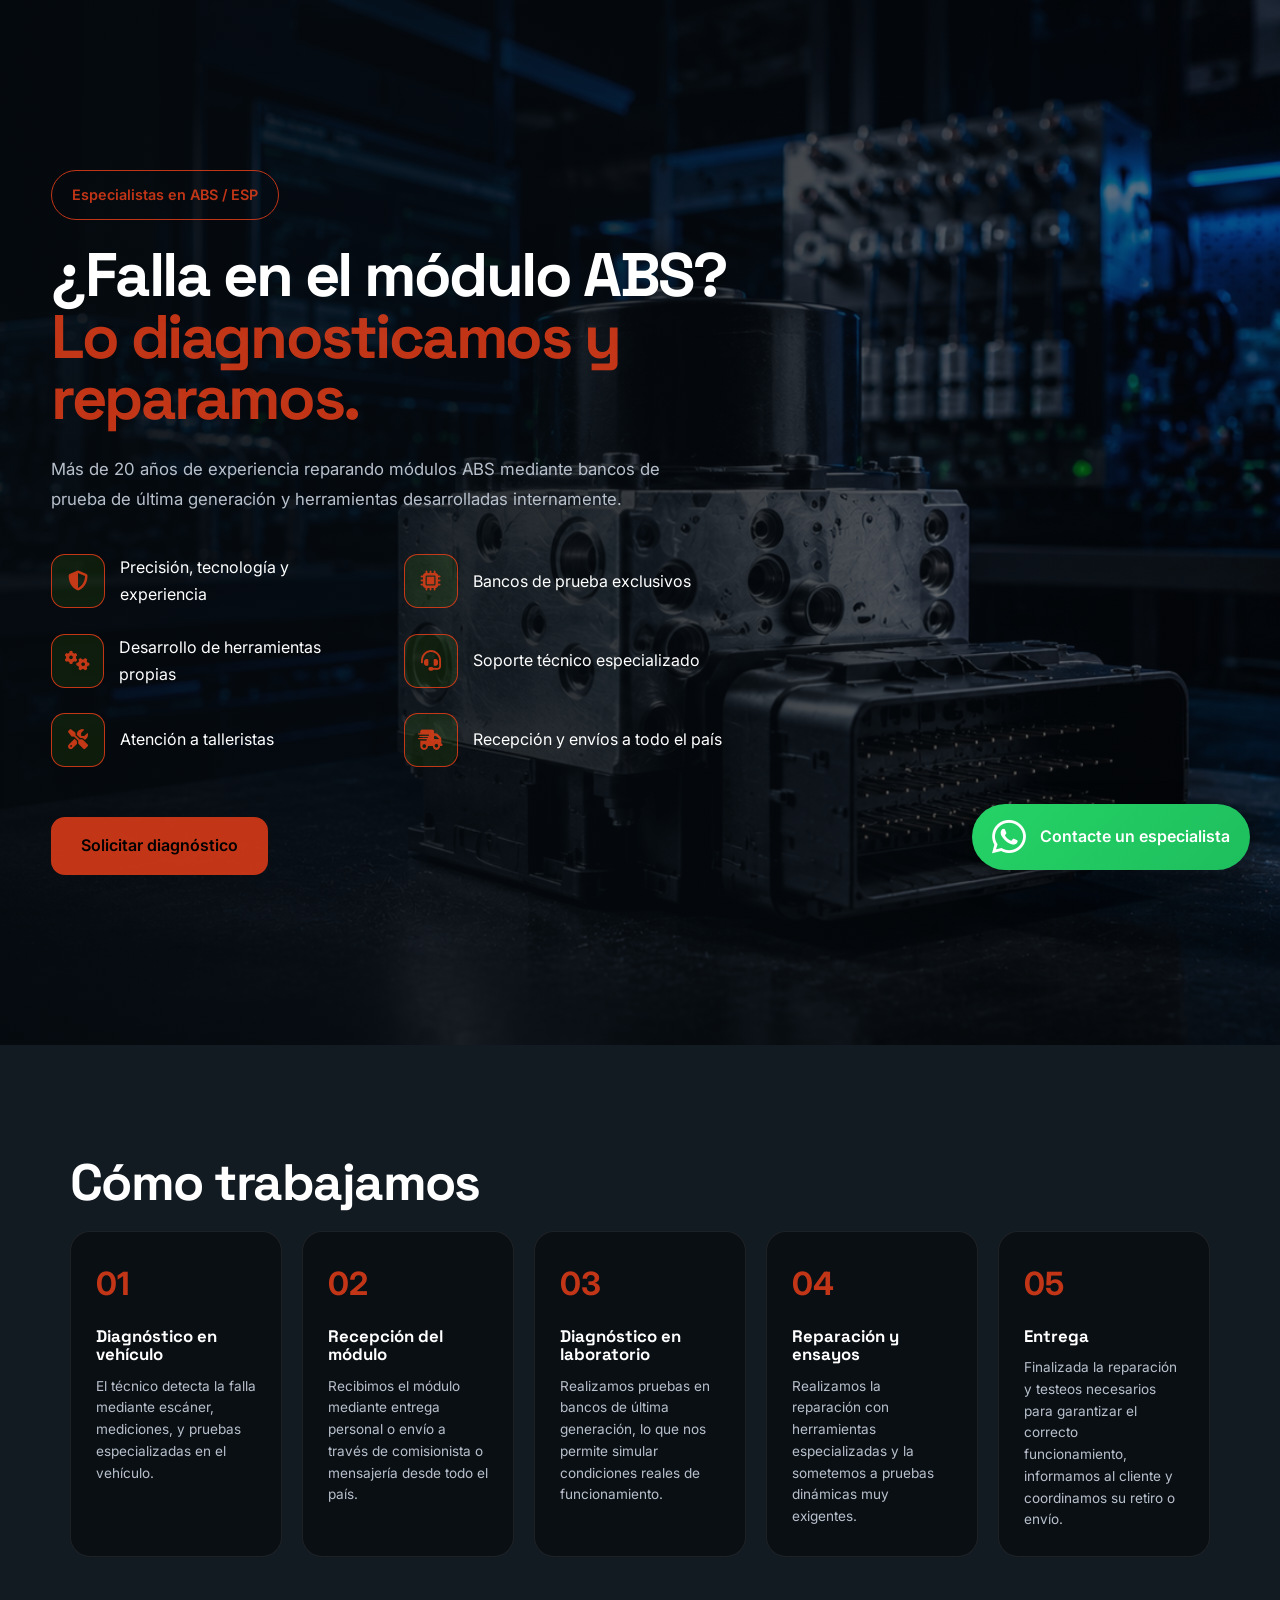
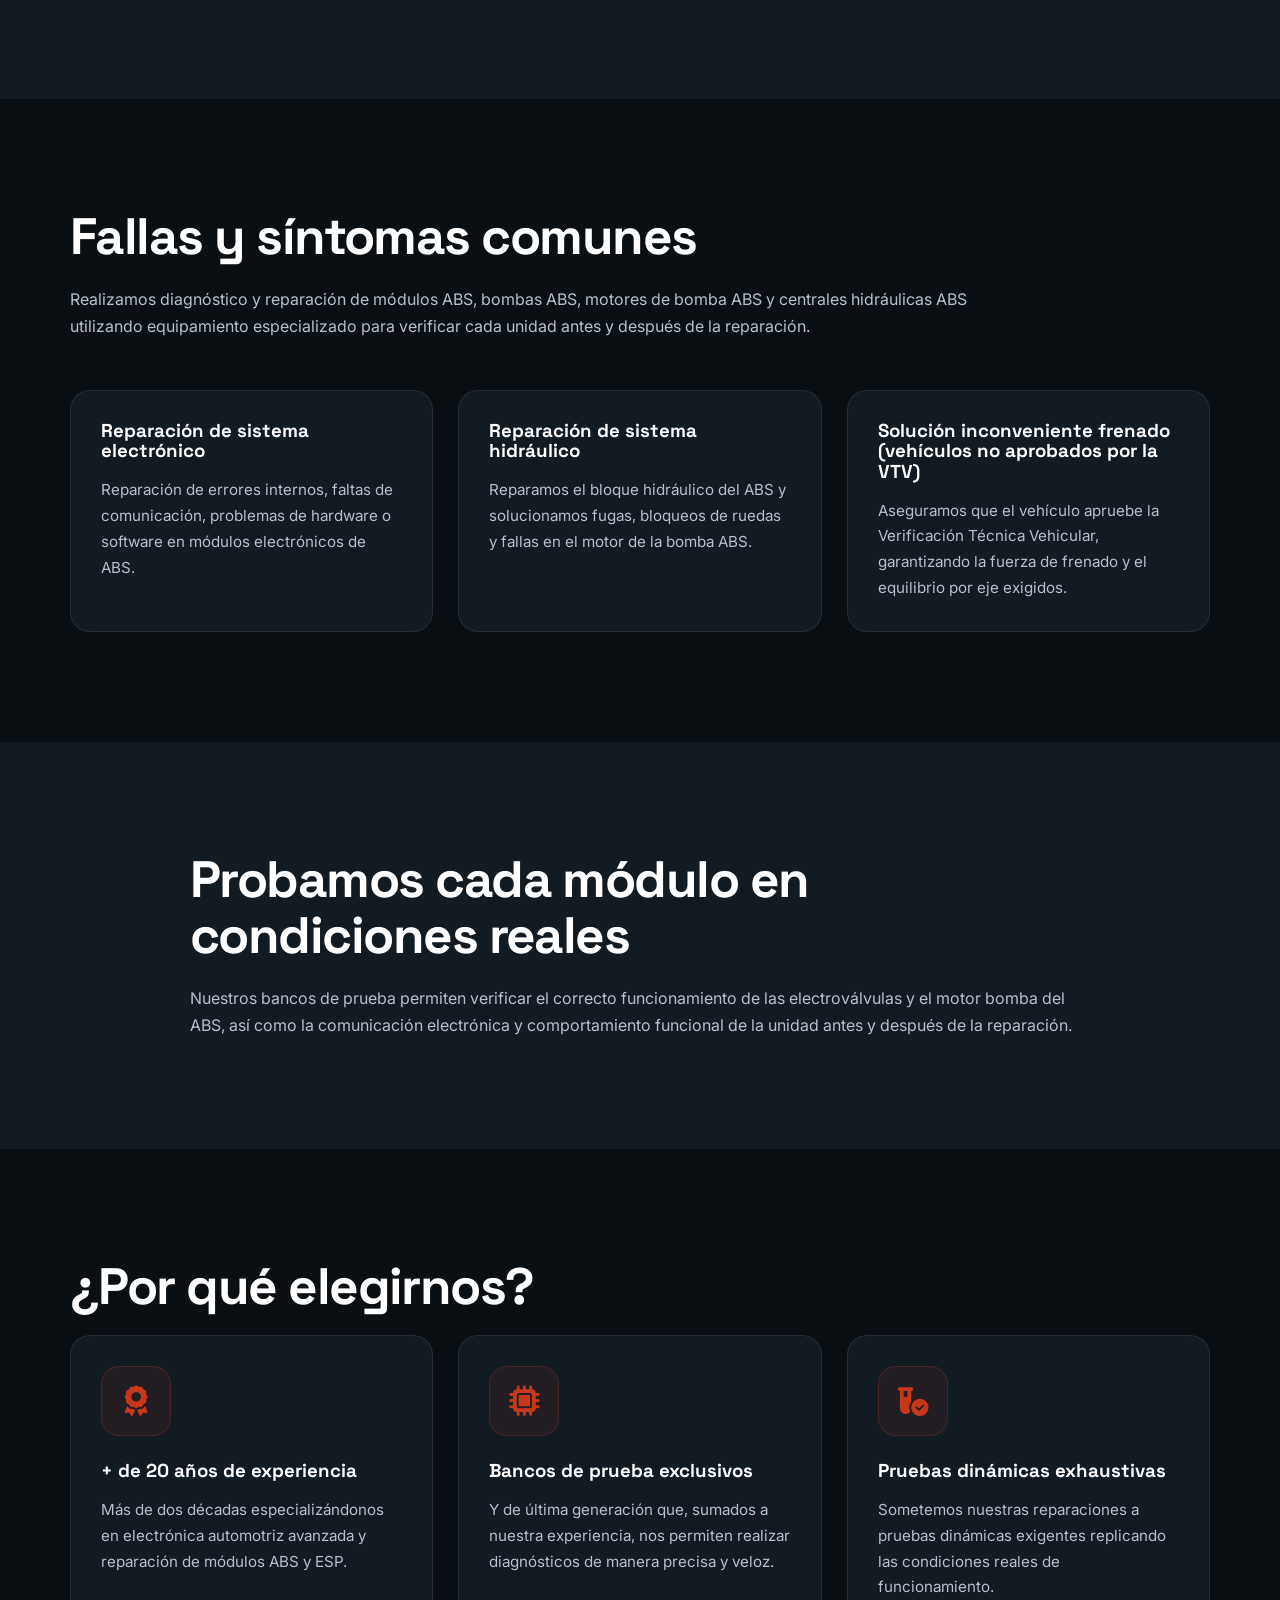
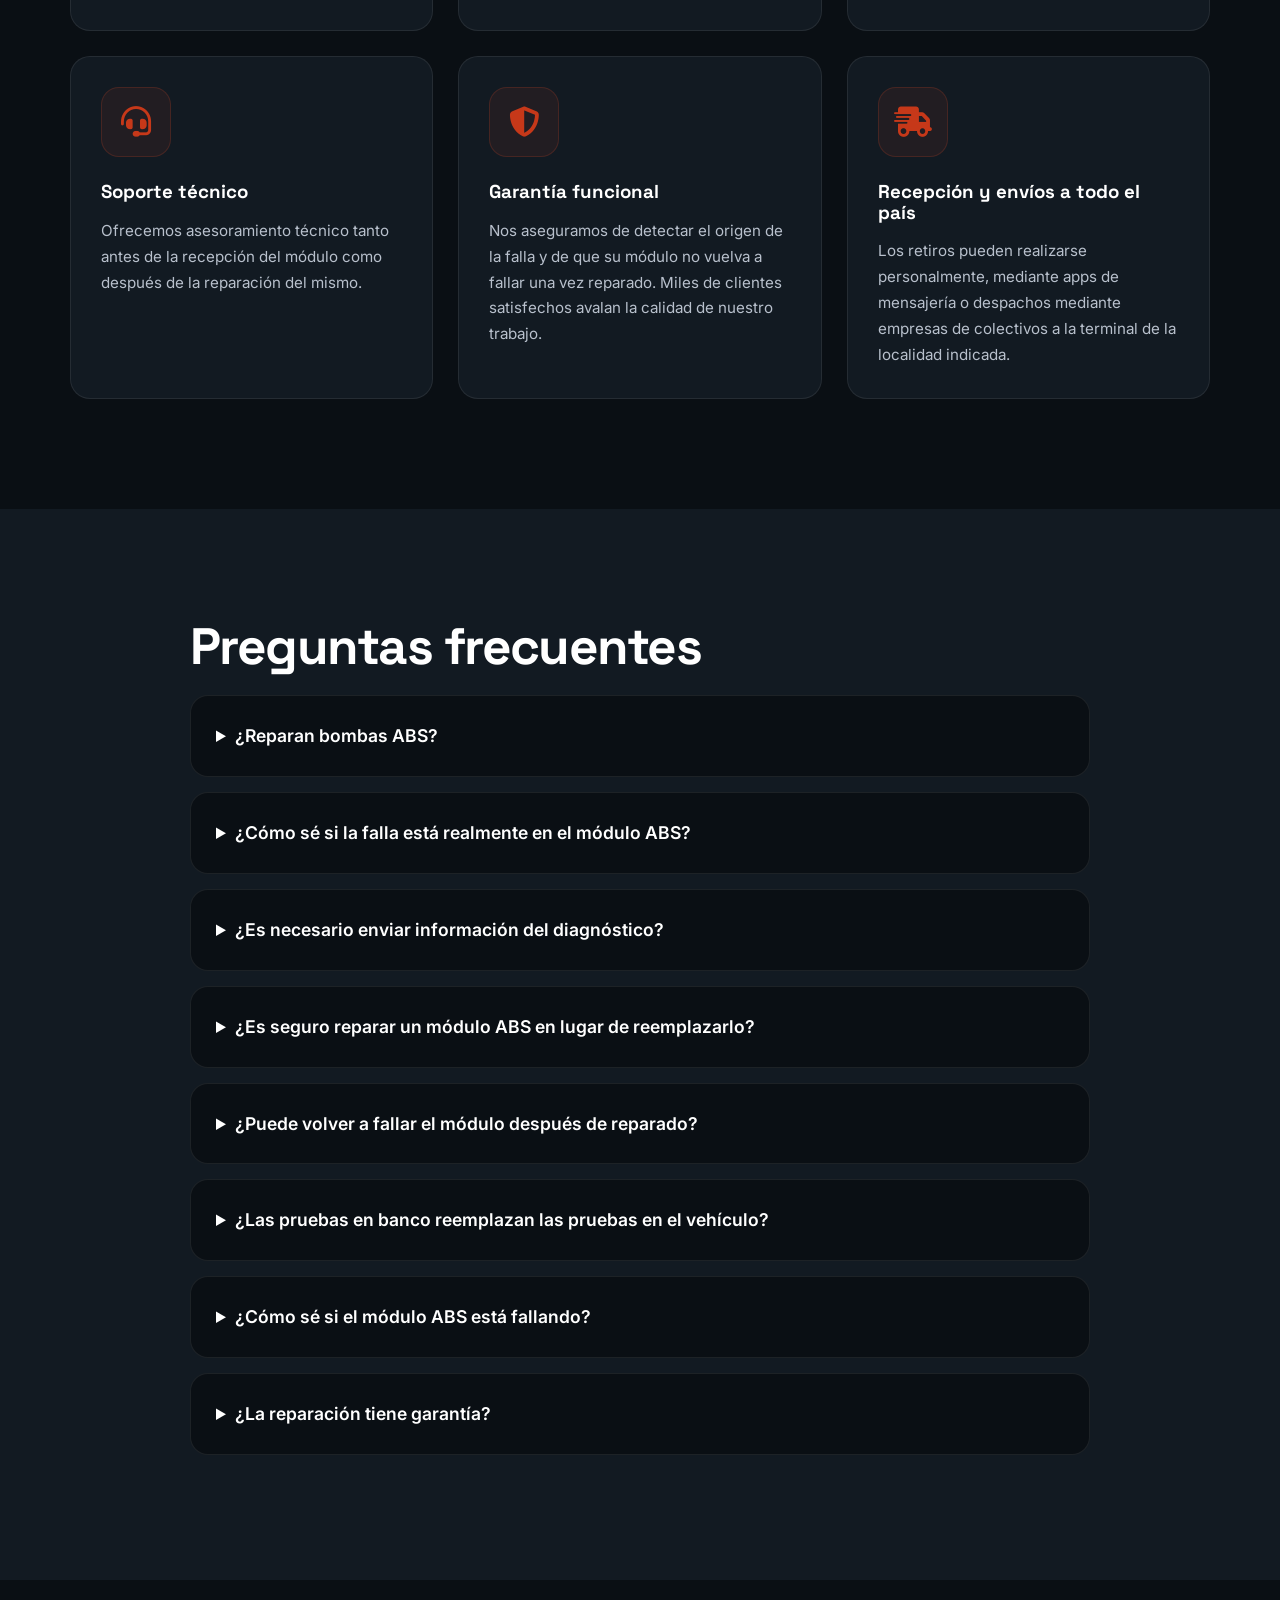
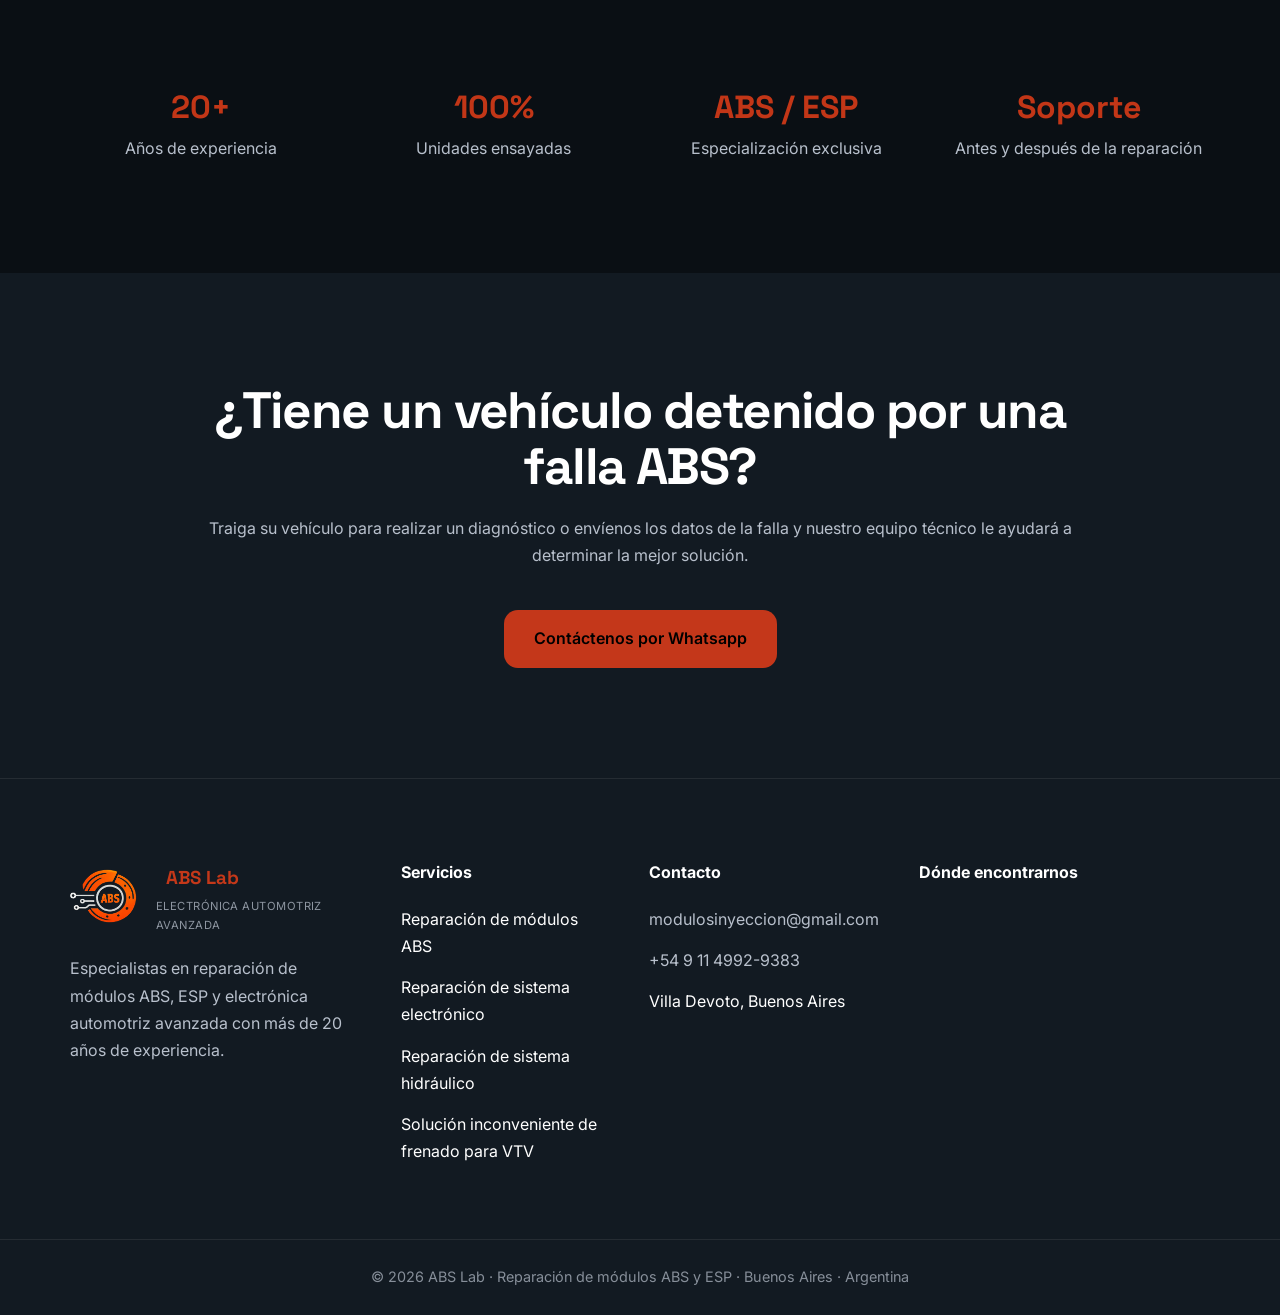
<file: index.html>
<!-- ========================= -->
<!-- LANDING ABS LAB -->
<!-- ========================= -->
<!DOCTYPE html>
<html lang="es">

<head>
    <meta charset="UTF-8">
    <meta name="viewport" content="width=device-width, initial-scale=1.0">
    <title>Reparación de Módulos ABS y ESP | ABS Lab</title>
    <meta name="description"
        content="Especialistas en reparación de módulos ABS, bombas ABS, centrales hidráulicas ABS y sistemas ESP. Más de 20 años de experiencia.">
    <link rel="preconnect" href="https://fonts.googleapis.com">
    <link rel="preconnect" href="https://fonts.gstatic.com" crossorigin>
    <link
        href="https://fonts.googleapis.com/css2?family=Inter:wght@300;400;500;600;700&family=Space+Grotesk:wght@500;600;700&display=swap"
        rel="stylesheet">
    <link rel="stylesheet" href="https://cdnjs.cloudflare.com/ajax/libs/font-awesome/6.5.1/css/all.min.css" />
    <link rel="stylesheet" href="css/style.css">
    <link rel="icon" type="image/png" sizes="32x32" href="imgs/favicon.png">
    <link rel="apple-touch-icon" href="imgs/favicon.png">
</head>

<body>
    <!-- HERO -->
    <section class="hero">
        <div class="hero-overlay"></div>
        <div class="container hero-content">
            <div class="hero-text">
                <span class="hero-badge">
                    Especialistas en ABS / ESP
                </span>
                <h1>
                    ¿Falla en el módulo ABS?
                    <span>Lo diagnosticamos y reparamos.</span>
                </h1>
                <p class="hero-description">
                    Más de 20 años de experiencia reparando módulos ABS mediante bancos de prueba de
                    última
                    generación y herramientas desarrolladas internamente.
                </p>
                <div class="hero-features">
                    <div class="feature">
                        <div class="icon">
                            <i class="fa-solid fa-shield-halved"></i>
                        </div>
                        <span>
                            Precisión, tecnología y experiencia
                        </span>
                    </div>
                    <div class="feature">
                        <div class="icon">
                            <i class="fa-solid fa-microchip"></i>
                        </div>
                        <span>
                            Bancos de prueba exclusivos
                        </span>
                    </div>
                    <div class="feature">
                        <div class="icon">
                            <i class="fa-solid fa-gears"></i>
                        </div>
                        <span>
                            Desarrollo de herramientas propias
                        </span>
                    </div>
                    <div class="feature">
                        <div class="icon">
                            <i class="fa-solid fa-headset"></i>
                        </div>
                        <span>
                            Soporte técnico especializado
                        </span>
                    </div>
                    <div class="feature">
                        <div class="icon">
                            <i class="fa-solid fa-screwdriver-wrench"></i>
                        </div>
                        <span>
                            Atención a talleristas
                        </span>
                    </div>
                    <div class="feature">
                        <div class="icon">
                            <i class="fa-solid fa-truck-fast"></i>
                        </div>
                        <span>
                            Recepción y envíos a todo el país
                        </span>
                    </div>
                </div>
                <div class="hero-buttons">
                    <a href="https://wa.me/5491149929383?text=Hola%20ABS%20Lab,%20quiero%20consultar%20por%20una%20falla%20ABS"
                        target="_blank" rel="noopener" class="btn btn-primary">
                        Solicitar diagnóstico
                    </a>
                </div>
            </div>
        </div>
    </section>

<section class="workflow section dark">
    <div class="container">
        <h2>Cómo trabajamos</h2>

        <div class="workflow-grid">

            <!-- CARD 1 -->
            <div class="workflow-card" data-step="1">
                <div class="workflow-head">
                    <span>01</span>
                    <h3>Diagnóstico en vehículo</h3>
                    <small>
                        El técnico detecta la falla mediante escáner, mediciones, y pruebas especializadas en el vehículo.
                    </small>
                </div>

                <!-- MOBILE -->
                <div class="workflow-body">
                    <p>
                        En el taller del cliente, el técnico especializado detecta anomalías utilizando herramientas
                            de diagnóstico.
                            Solicitamos fotografías de averías, mediciones realizadas y datos obtenidos con escáner para
                            realizar un diagnóstico más preciso.
                            En esta etapa brindamos asesoramiento técnico, esquemas eléctricos y estimaciones de costos
                            y tiempos de reparación.
                    </p>
                </div>
            </div>

            <!-- CARD 2 -->
            <div class="workflow-card" data-step="2">
                <div class="workflow-head">
                    <span>02</span>
                    <h3>Recepción del módulo</h3>
                    <small>
                        Recibimos el módulo mediante entrega personal o envío a través de comisionista o mensajería desde todo el país.
                    </small>
                </div>

                <div class="workflow-body">
                    <p>
                        Es importante que el paquete esté correctamente protegido y rotulado con número telefónico
                            para identificar rápidamente el caso.
                    </p>
                </div>
            </div>

            <!-- CARD 3 -->
            <div class="workflow-card" data-step="3">
                <div class="workflow-head">
                    <span>03</span>
                    <h3>Diagnóstico en laboratorio</h3>
                    <small>
                        Realizamos pruebas en bancos de última generación, lo que nos permite simular condiciones reales de funcionamiento.
                    </small>
                </div>

                <div class="workflow-body">
                    <p>
                        Buscamos confirmar la falla detectada inicialmente y localizar el origen del problema.
                            En esta etapa confirmamos presupuesto, tiempos y trabajos preventivos sugeridos.
                    </p>
                </div>
            </div>

            <!-- CARD 4 -->
            <div class="workflow-card" data-step="4">
                <div class="workflow-head">
                    <span>04</span>
                    <h3>Reparación y ensayos</h3>
                    <small>
                        Realizamos la reparación con herramientas especializadas y la sometemos a pruebas dinámicas muy exigentes.
                    </small>
                </div>

                <div class="workflow-body">
                    <p>
                        Todos los trabajos se realizan utilizando repuestos originales e insumos de alta calidad.
                            Replicamos condiciones reales de uso para asegurar la confiabilidad del módulo
                            reparado.Nuestro objetivo es entregar soluciones duraderas y seguras.
                    </p>
                </div>
            </div>

            <!-- CARD 5 -->
            <div class="workflow-card" data-step="5">
                <div class="workflow-head">
                    <span>05</span>
                    <h3>Entrega</h3>
                    <small>
                        Finalizada la reparación y testeos necesarios para garantizar el correcto funcionamiento, informamos al cliente y coordinamos su retiro o envío.
                    </small>
                </div>

                <div class="workflow-body">
                    <p>
                        Comunicamos la finalización del trabajo y coordinamos entregas personales o despachos a cualquier punto del país.

El módulo se entrega listo para reinstalar y continuar con las verificaciones en el vehículo.
                    </p>
                </div>
            </div>

        </div>

        <!-- PANEL DESKTOP -->
        <div class="workflow-panel">

            <div class="workflow-content" data-step="1">
                <p>
                    El trabajo comienza en el taller, donde el técnico especializado detecta anomalías utilizando herramientas de diagnóstico.

Guiamos al técnico para facilitar el intercambio de informacion de averías, mediciones realizadas y datos obtenidos con escáner  para realizar un diagnóstico más preciso. 

En esta etapa brindamos asesoramiento técnico, esquemas eléctricos y estimaciones de costos y tiempos de reparación.
                </p>
            </div>

            <div class="workflow-content" data-step="2">
                <p>
                    Es importante que el paquete esté correctamente protegido y rotulado con número telefónico
                    para identificar rápidamente el caso.
                </p>
            </div>

            <div class="workflow-content" data-step="3">
                <p>
                    Buscamos confirmar la falla detectada inicialmente y localizar el origen del problema.

En esta etapa confirmamos presupuesto, tiempos y trabajos preventivos sugeridos.
                </p>
            </div>

            <div class="workflow-content" data-step="4">
                <p>
                    Todos los trabajos se realizan utilizando repuestos e insumos de alta calidad.

Replicamos condiciones reales de uso para asegurar la confiabilidad del módulo reparado.

Nuestro objetivo es entregar soluciones duraderas y seguras.
                </p>
            </div>

            <div class="workflow-content" data-step="5">
                <p>
                    Comunicamos la finalización del trabajo y coordinamos entregas personales o despachos a cualquier punto del país.

El módulo se entrega listo para reinstalar y continuar con las verificaciones en el vehículo.
                </p>
            </div>

        </div>
    </div>
</section>
    <!-- SEO -->
    <section class="section">
        <div class="container">
            <h2>
                Fallas y síntomas comunes
            </h2>
            <p class="section-intro">
                Realizamos diagnóstico y reparación de módulos ABS, bombas ABS, motores de bomba ABS y centrales
                hidráulicas
                ABS utilizando equipamiento especializado para verificar cada unidad antes y después de la reparación.
            </p>
            <div class="services-grid">
                <div class="card">
                    <h3>
                        Reparación de sistema electrónico
                    </h3>
                    <p>
                        Reparación de errores internos, faltas de comunicación, problemas de hardware o software en módulos electrónicos de ABS.
                </div>
                <div class="card">
                    <h3>
                        Reparación de sistema hidráulico
                    </h3>
                    <p>
                        Reparamos el bloque hidráulico del ABS y solucionamos fugas, bloqueos de ruedas y fallas en el motor de la bomba ABS.
                    </p>
                </div>
                <div class="card">
                    <h3>
                        Solución inconveniente frenado (vehículos no aprobados por la VTV)
                    </h3>
                    <p>
                        Aseguramos que el vehículo apruebe la Verificación Técnica Vehicular, garantizando la fuerza de frenado y el equilibrio por eje exigidos.
                    </p>
                </div>
            </div>
        </div>
    </section>
    <section class="section dark">
        <div class="container narrow">
            <h2>
                Probamos cada módulo en condiciones reales
            </h2>
            <p>
                Nuestros bancos de prueba permiten verificar el correcto funcionamiento de las electroválvulas y el motor bomba del ABS, así como la comunicación electrónica y comportamiento funcional de la unidad antes y después de la
                reparación.
            </p>
        </div>
    </section>
    <!-- VENTAJAS -->
    <section class="section">
        <div class="container">
            <h2>¿Por qué elegirnos?</h2>
            <div class="benefits">
                <div class="benefit">
                    <div class="benefit-icon">
                        <i class="fa-solid fa-award"></i>
                    </div>
                    <h3>+ de 20 años de experiencia</h3>
                    <p>
                        Más de dos décadas especializándonos en electrónica automotriz avanzada y reparación de módulos
                        ABS y
                        ESP.
                    </p>
                </div>
                <div class="benefit">
                    <div class="benefit-icon">
                        <i class="fa-solid fa-microchip"></i>
                    </div>
                    <h3>Bancos de prueba exclusivos</h3>
                    <p>
                        Y de última generación que, sumados a nuestra experiencia, nos permiten realizar diagnósticos de
                        manera precisa y veloz.
                    </p>
                </div>
                <div class="benefit">
                    <div class="benefit-icon">
                        <i class="fa-solid fa-vial-circle-check"></i>
                    </div>
                    <h3>Pruebas dinámicas exhaustivas</h3>
                    <p>
                        Sometemos nuestras reparaciones a pruebas dinámicas exigentes replicando las condiciones reales
                        de
                        funcionamiento.
                    </p>
                </div>
                <div class="benefit">
                    <div class="benefit-icon">
                        <i class="fa-solid fa-headset"></i>
                    </div>
                    <h3>Soporte técnico</h3>
                    <p>
                        Ofrecemos asesoramiento técnico tanto antes de la recepción del módulo como después de la
                        reparación del
                        mismo.
                    </p>
                </div>
                <div class="benefit">
                    <div class="benefit-icon">
                        <i class="fa-solid fa-shield-halved"></i>
                    </div>
                    <h3>Garantía funcional</h3>
                    <p>
                        Nos aseguramos de detectar el origen de la falla y de que su módulo no vuelva a fallar una vez
                        reparado.
                        Miles de clientes satisfechos avalan la calidad de nuestro trabajo.
                    </p>
                </div>
                <div class="benefit">
                    <div class="benefit-icon">
                        <i class="fa-solid fa-truck-fast"></i>
                    </div>
                    <h3>Recepción y envíos a todo el país</h3>
                    <p>
                        Los retiros pueden realizarse personalmente, mediante apps de mensajería o despachos mediante
                        empresas
                        de colectivos a la terminal de la localidad indicada.
                    </p>
                </div>
            </div>
        </div>
        </div>
    </section>
    <!-- PROCESO -->
    <section class="faq">
        <div class="container narrow">
            <h2>
                Preguntas frecuentes
            </h2>
            <details>
                <summary>
                    ¿Reparan bombas ABS?
                </summary>
                <p>
                    Sí. Diagnosticamos y reparamos fallas asociadas al motor bomba ABS, circuitos de potencia y
                    problemas de
                    activación.
                </p>
            </details>
            <details>
                <summary>¿Cómo sé si la falla está realmente en el módulo ABS?</summary>
                <p>
                    Antes de enviar el módulo solicitamos realizar un diagnóstico previo en el vehículo mediante
                    escáner y mediciones eléctricas. Esto nos permite confirmar síntomas y orientar mejor la reparación.
                </p>
            </details>
            <details>
                <summary>¿Es necesario enviar información del diagnóstico?</summary>
                <p>
                    Sí. Fotografías de averías, códigos de falla, valores en vivo y mediciones ayudan a acelerar el
                    diagnóstico definitivo y mejorar la precisión del trabajo.
                </p>
            </details>
            <details>
                <summary>¿Es seguro reparar un módulo ABS en lugar de reemplazarlo?</summary>
                <p>
                    Sí, siempre que la reparación se realice con diagnóstico preciso, componentes de calidad y pruebas
                    funcionales exhaustivas. Nuestro proceso incluye ensayos en banco para garantizar su correcto
                    funcionamiento antes de la entrega.
                </p>
            </details>
            <details>
                <summary>¿Puede volver a fallar el módulo después de reparado?</summary>
                <p>
                    Nuestro objetivo es detectar no solo la avería principal, sino también el origen que la produjo.
                    Además, informamos posibles factores externos en el vehículo con el objetivo de reducir el riesgo de reincidencia.
                </p>
            </details>
            <details>
                <summary>¿Las pruebas en banco reemplazan las pruebas en el vehículo?</summary>
                <p>
                    No. Las pruebas en banco permiten validar el módulo de forma aislada, pero siempre recomendamos una
                    verificación final en el vehículo para confirmar el correcto funcionamiento de todo el sistema.
                </p>
            </details>
            <details>
                <summary>
                    ¿Cómo sé si el módulo ABS está fallando?
                </summary>
                <p>
                    Algunos síntomas frecuentes son luz ABS encendida, errores de comunicación, códigos permanentes,
                    motor
                    bomba sin funcionamiento o fallas ESP asociadas.
                </p>
            </details>
            <details>
                <summary>
                    ¿La reparación tiene garantía?
                </summary>
                <p>
                    Sí. Todas las unidades reparadas son verificadas mediante bancos de prueba antes de su entrega.
                </p>
            </details>
        </div>
    </section>
    <section class="stats">
        <div class="container">
            <div class="stat">
                <h3>20+</h3>
                <p>Años de experiencia</p>
            </div>
            <div class="stat">
                <h3>100%</h3>
                <p>Unidades ensayadas</p>
            </div>
            <div class="stat">
                <h3>ABS / ESP</h3>
                <p>Especialización exclusiva</p>
            </div>
            <div class="stat">
                <h3>Soporte</h3>
                <p>Antes y después de la reparación</p>
            </div>
        </div>
    </section>
    <!-- CTA -->
    <section id="contacto" class="cta">
        <div class="container narrow">
            <h2>
                ¿Tiene un vehículo detenido por una falla ABS?
            </h2>
            <p>
                Traiga su vehículo para realizar un diagnóstico o envíenos los datos de la falla y nuestro equipo
                técnico le ayudará a determinar la mejor solución.
            </p>
            <a href="https://wa.me/5491149929383?text=Hola%20ABS%20Lab,%20quiero%20consultar%20por%20una%20falla%20ABS"
                target="_blank" rel="noopener" class="btn btn-primary">
                Contáctenos por Whatsapp
            </a>
        </div>
    </section>
    <footer class="footer">
        <div class="container footer-grid">
            <div class="footer-brand">
                <div class="footer-logo-wrap">
                    <img src="imgs/favicon.png" alt="ABS Lab" class="footer-logo">
                    <div class="footer-brand-text">
                        <h3>ABS Lab</h3>
                        <span>Electrónica automotriz avanzada</span>
                    </div>
                </div>
                <p>
                    Especialistas en reparación de módulos ABS, ESP y electrónica
                    automotriz avanzada con más de 20 años de experiencia.
                </p>
            </div>
            <div class="footer-column">
                <h4>Servicios</h4>
                <ul>
                    <li>Reparación de módulos ABS</li>
                    <li>Reparación de sistema electrónico</li>
                    <li>Reparación de sistema hidráulico</li>
                    <li>Solución inconveniente de frenado para VTV</li>
                </ul>
            </div>
            <div class="footer-column">
                <h4>Contacto</h4>
                <ul>
                    <li>
                        <a href="mailto:modulosinyeccion@gmail.com">
                            modulosinyeccion@gmail.com
                        </a>
                    </li>
                    <li>
                        <a href="tel:+5491149929383">
                            +54 9 11 4992-9383
                        </a>
                    </li>
                    <li>
                        Villa Devoto, Buenos Aires
                    </li>
                </ul>
            </div>
            <div class="footer-column footer-map">
                <h4>Dónde encontrarnos</h4>
                <div class="map-wrapper">
                    <iframe src="https://www.google.com/maps/embed?pb=!1m18..." allowfullscreen="" loading="lazy"
                        referrerpolicy="no-referrer-when-downgrade">
                    </iframe>
                </div>
            </div>
        </div>
        <div class="footer-bottom">
            <div class="container">
                <p>
                    © 2026 ABS Lab · Reparación de módulos ABS y ESP · Buenos Aires · Argentina
                </p>
            </div>
        </div>
    </footer>
    <script src="js/main.js"></script>
    <!-- WHATSAPP FLOAT -->
    <a href="https://wa.me/5491149929383" class="whatsapp-float" id="whatsappFloat" target="_blank"
        aria-label="WhatsApp">
        <i class="fa-brands fa-whatsapp"></i>
        <span>
            Contacte un especialista
        </span>
    </a>
</body>

</html>
</file>
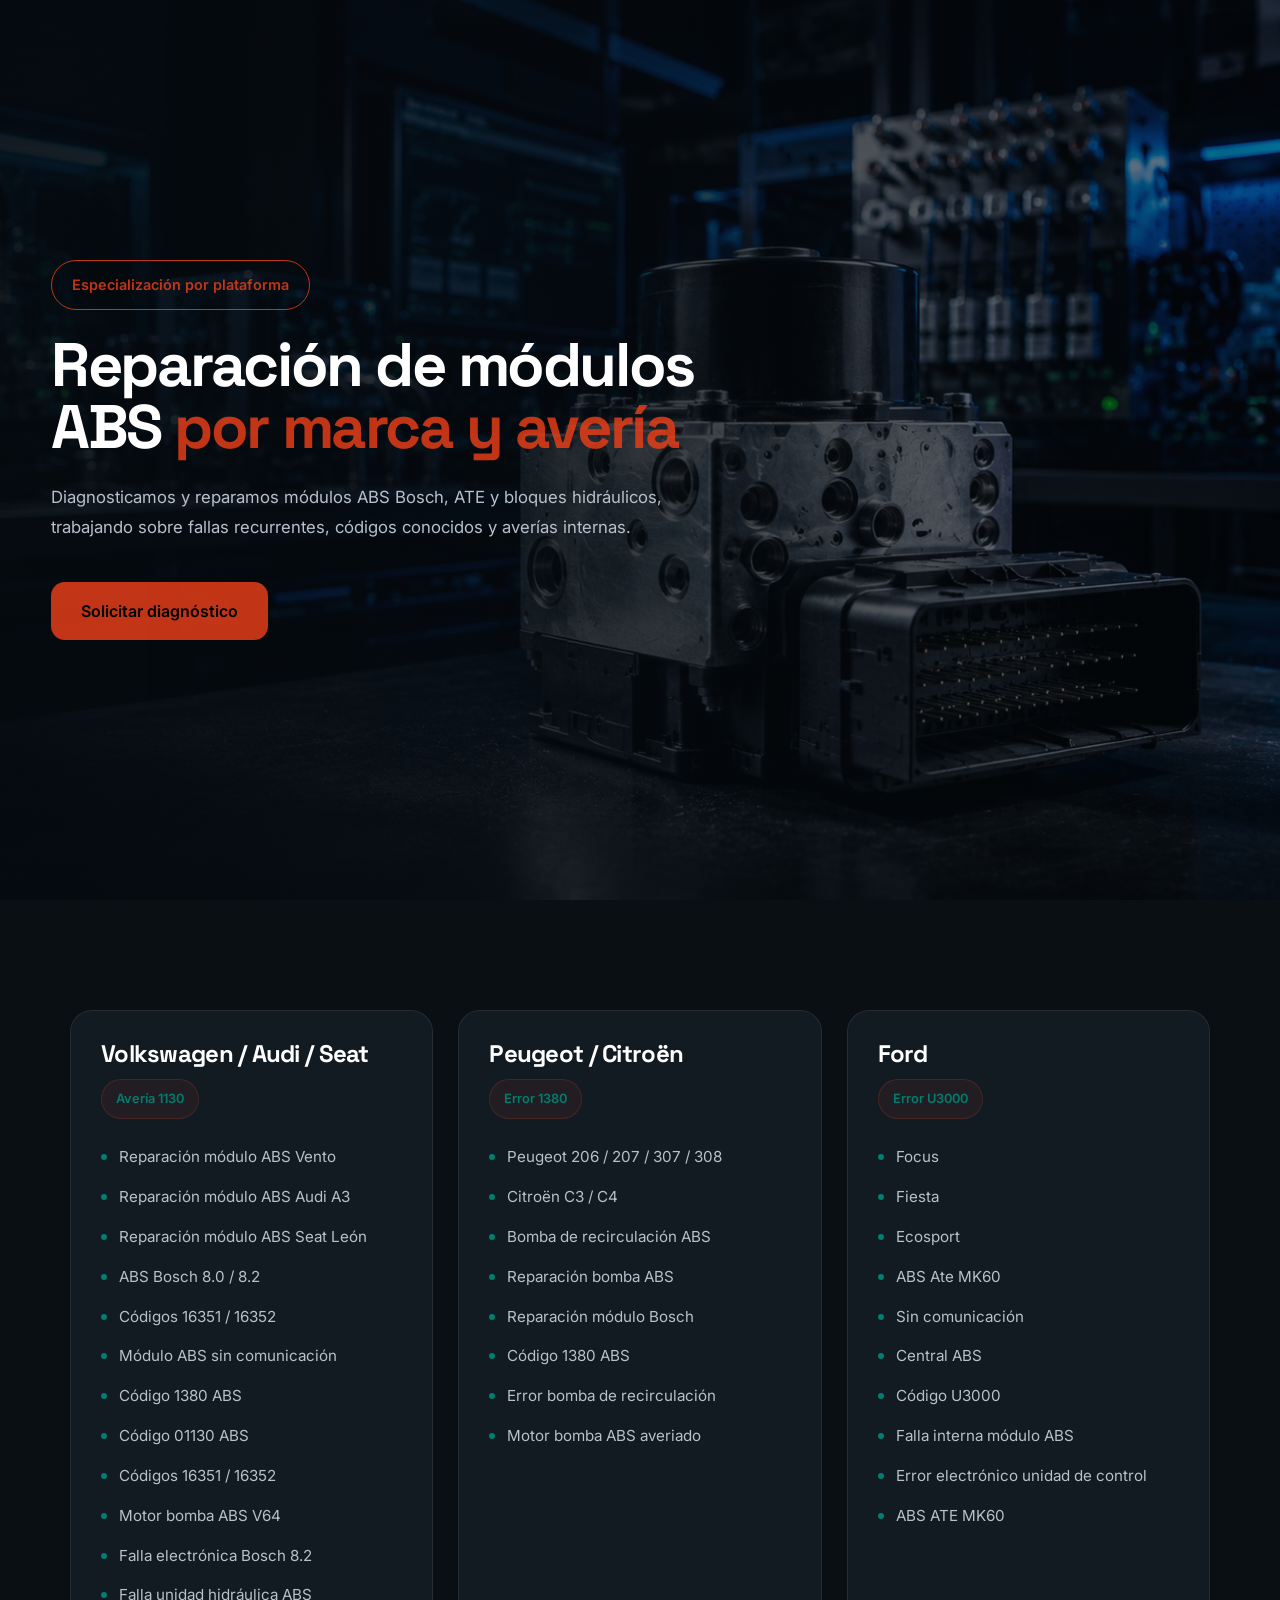
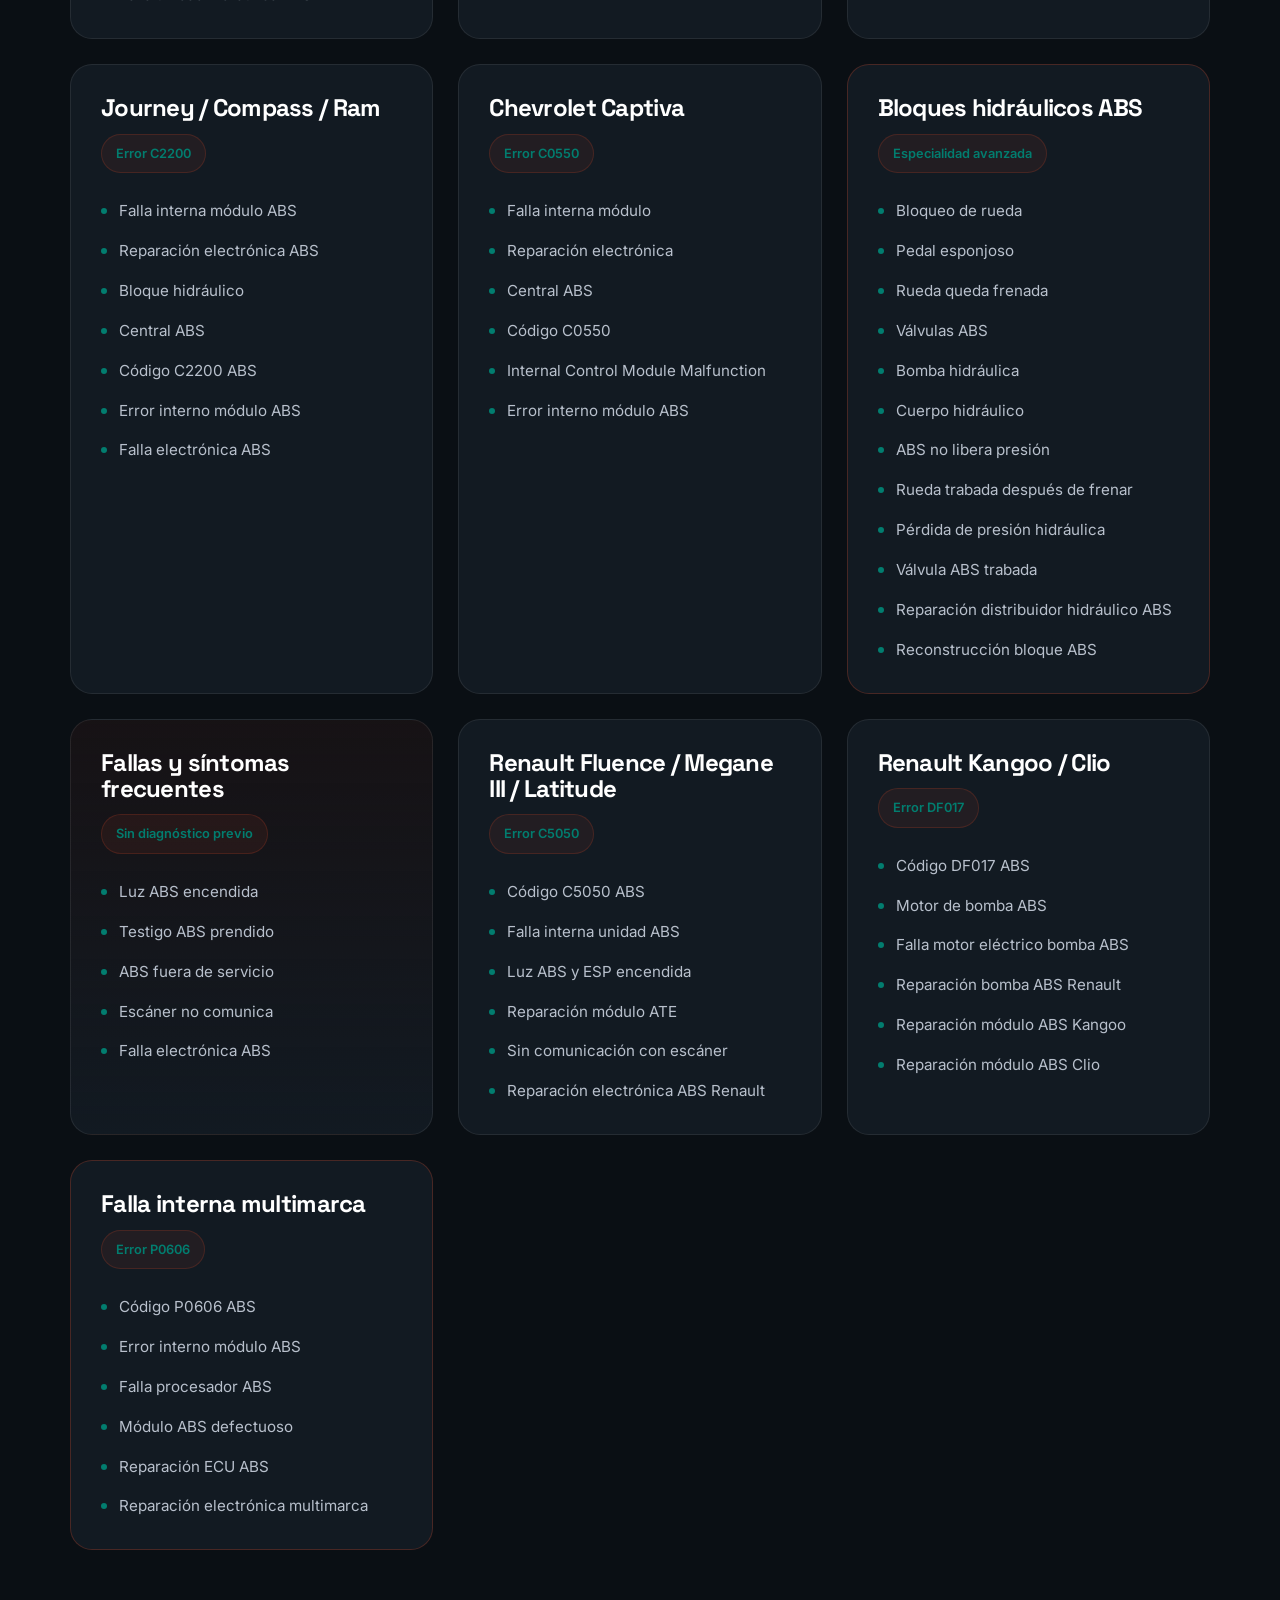
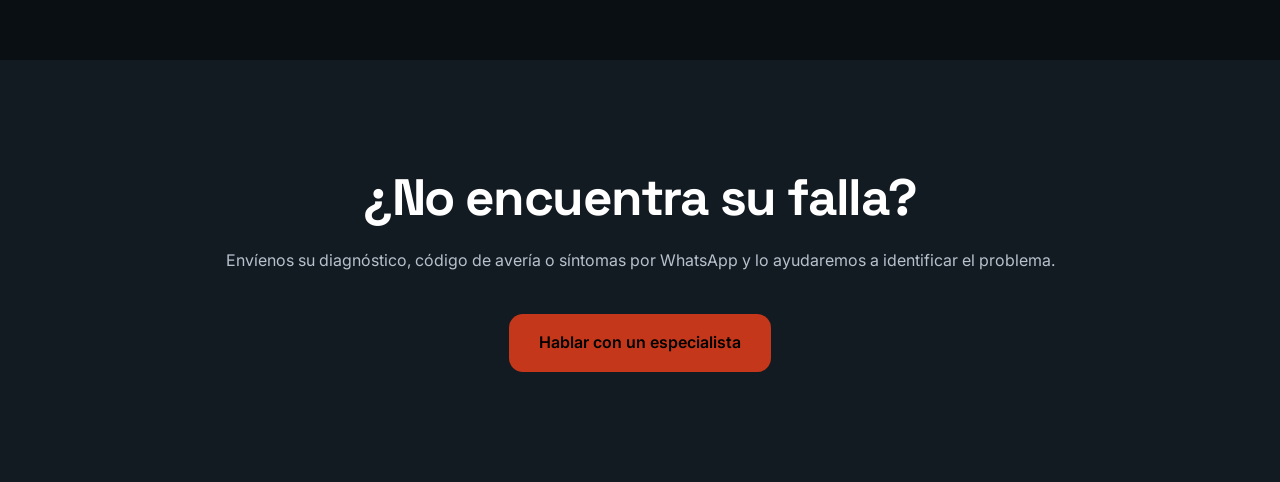
<file: codigos.html>
<!DOCTYPE html>
<html lang="es">

<head>
    <meta charset="UTF-8">
    <meta name="viewport" content="width=device-width, initial-scale=1.0">

    <title>
        Reparación de Módulos ABS por Marca y Avería | ABS Lab
    </title>

    <meta name="description"
        content="Reparación de módulos ABS por marca, modelo, códigos de avería y fallas recurrentes. Especialistas en ABS Bosch, ATE y bloques hidráulicos.">

    <meta name="robots" content="index, follow">

    <!-- SEO -->
    <meta name="keywords"
        content="reparación módulo ABS, avería 1130 ABS, error U3000 ABS, código C2200 ABS, reparación bloque hidráulico ABS, luz ABS encendida">

    <!-- Open Graph -->
    <meta property="og:title" content="Reparación de módulos ABS por marca y avería">
    <meta property="og:description"
        content="Especialistas en diagnóstico y reparación de módulos ABS, ESP y bloques hidráulicos.">
    <meta property="og:type" content="website">

    <!-- Fonts -->
    <link rel="preconnect" href="https://fonts.googleapis.com">
    <link rel="preconnect" href="https://fonts.gstatic.com" crossorigin>
    <link
        href="https://fonts.googleapis.com/css2?family=Inter:wght@300;400;500;600;700&family=Space+Grotesk:wght@500;600;700&display=swap"
        rel="stylesheet">

    <!-- Icons -->
    <link rel="stylesheet"
        href="https://cdnjs.cloudflare.com/ajax/libs/font-awesome/6.5.1/css/all.min.css">

    <!-- Main CSS -->
    <link rel="stylesheet" href="css/style.css">
        <link rel="icon" type="image/png" sizes="32x32" href="/imgs/favicon.png">
    <link rel="apple-touch-icon" href="/imgs/favicon.png">

</head>

<body>

    <!-- HERO -->
    <section class="hero">
        <div class="hero-overlay"></div>

        <div class="container hero-content">
            <div class="hero-text">

                <span class="hero-badge">
                    Especialización por plataforma
                </span>

                <h1>
                    Reparación de módulos ABS
                    <span>por marca y avería</span>
                </h1>

                <p class="hero-description">
                    Diagnosticamos y reparamos módulos ABS Bosch, ATE y bloques hidráulicos,
                    trabajando sobre fallas recurrentes, códigos conocidos y averías internas.
                </p>

                <div class="hero-buttons">
                    <a href="https://wa.me/5491149929383" class="btn btn-primary">
                        Solicitar diagnóstico
                    </a>
                </div>

            </div>
        </div>
    </section>

    <!-- CATALOGO -->
    <section class="abs-catalog">
        <div class="container">

            <div class="catalog-grid">

                <!-- Grupo 1 -->
                <article class="catalog-card">
                    <div class="catalog-head">
                        <h2>Volkswagen / Audi / Seat</h2>
                        <span>Avería 1130</span>
                    </div>

                    <div class="catalog-body">
                        <ul>
                            <li>Reparación módulo ABS Vento</li>
                            <li>Reparación módulo ABS Audi A3</li>
                            <li>Reparación módulo ABS Seat León</li>
                            <li>ABS Bosch 8.0 / 8.2</li>
                            <li>Códigos 16351 / 16352</li>
                            <li>Módulo ABS sin comunicación</li>
                            <li>Código 1380 ABS</li>
                            <li>Código 01130 ABS</li>
                            <li>Códigos 16351 / 16352</li>
                            <li>Motor bomba ABS V64</li>
                            <li>Falla electrónica Bosch 8.2</li>
                            <li>Falla unidad hidráulica ABS</li>
                        </ul>
                    </div>
                </article>

                <!-- Grupo 2 -->
                <article class="catalog-card">
                    <div class="catalog-head">
                        <h2>Peugeot / Citroën</h2>
                        <span>Error 1380</span>
                    </div>

                    <div class="catalog-body">
                        <ul>
                            <li>Peugeot 206 / 207 / 307 / 308</li>
                            <li>Citroën C3 / C4</li>
                            <li>Bomba de recirculación ABS</li>
                            <li>Reparación bomba ABS</li>
                            <li>Reparación módulo Bosch</li>
                            <li>Código 1380 ABS</li>
                            <li>Error bomba de recirculación</li>
                            <li>Motor bomba ABS averiado</li>
                        </ul>
                    </div>
                </article>

                <!-- Grupo 3 -->
                <article class="catalog-card">
                    <div class="catalog-head">
                        <h2>Ford</h2>
                        <span>Error U3000</span>
                    </div>

                    <div class="catalog-body">
                        <ul>
                            <li>Focus</li>
                            <li>Fiesta</li>
                            <li>Ecosport</li>
                            <li>ABS Ate MK60</li>
                            <li>Sin comunicación</li>
                            <li>Central ABS</li>
                            <li>Código U3000</li>
                            <li>Falla interna módulo ABS</li>
                            <li>Error electrónico unidad de control</li>
                            <li>ABS ATE MK60</li>
                        </ul>
                    </div>
                </article>

                <!-- Grupo 4 -->
                <article class="catalog-card">
                    <div class="catalog-head">
                        <h2>Journey / Compass / Ram</h2>
                        <span>Error C2200</span>
                    </div>

                    <div class="catalog-body">
                        <ul>
                            <li>Falla interna módulo ABS</li>
                            <li>Reparación electrónica ABS</li>
                            <li>Bloque hidráulico</li>
                            <li>Central ABS</li>
                            <li>Código C2200 ABS</li>
                            <li>Error interno módulo ABS</li>
                            <li>Falla electrónica ABS</li>
                        </ul>
                    </div>
                </article>

                <!-- Grupo 5 -->
                <article class="catalog-card">
                    <div class="catalog-head">
                        <h2>Chevrolet Captiva</h2>
                        <span>Error C0550</span>
                    </div>

                    <div class="catalog-body">
                        <ul>
                            <li>Falla interna módulo</li>
                            <li>Reparación electrónica</li>
                            <li>Central ABS</li>
                            <li>Código C0550</li>
                            <li>Internal Control Module Malfunction</li>
                            <li>Error interno módulo ABS</li>
                        </ul>
                    </div>
                </article>

                <!-- Grupo 6 -->
                <article class="catalog-card featured">
                    <div class="catalog-head">
                        <h2>Bloques hidráulicos ABS</h2>
                        <span>Especialidad avanzada</span>
                    </div>

                    <div class="catalog-body">
                        <ul>
                            <li>Bloqueo de rueda</li>
                            <li>Pedal esponjoso</li>
                            <li>Rueda queda frenada</li>
                            <li>Válvulas ABS</li>
                            <li>Bomba hidráulica</li>
                            <li>Cuerpo hidráulico</li>
                            <li>ABS no libera presión</li>
                            <li>Rueda trabada después de frenar</li>
                            <li>Pérdida de presión hidráulica</li>
                            <li>Válvula ABS trabada</li>
                            <li>Reparación distribuidor hidráulico ABS</li>
                            <li>Reconstrucción bloque ABS</li>
                        </ul>
                    </div>
                </article>

                <!-- Grupo 7 -->
                <article class="catalog-card symptoms-card">
                    <div class="catalog-head">
                        <h2>Fallas y síntomas frecuentes</h2>
                        <span>Sin diagnóstico previo</span>
                    </div>

                    <div class="catalog-body">
                        <ul>
                            <li>Luz ABS encendida</li>
                            <li>Testigo ABS prendido</li>
                            <li>ABS fuera de servicio</li>
                            <li>Escáner no comunica</li>
                            <li>Falla electrónica ABS</li>
                        </ul>
                    </div>
                </article>
                <!-- Grupo 8 -->
<article class="catalog-card">
    <div class="catalog-head">
        <h2>Renault Fluence / Megane III / Latitude</h2>
        <span>Error C5050</span>
    </div>

    <div class="catalog-body">
        <ul>
            <li>Código C5050 ABS</li>
            <li>Falla interna unidad ABS</li>
            <li>Luz ABS y ESP encendida</li>
            <li>Reparación módulo ATE</li>
            <li>Sin comunicación con escáner</li>
            <li>Reparación electrónica ABS Renault</li>
        </ul>
    </div>
</article>

<!-- Grupo 9 -->
<article class="catalog-card">
    <div class="catalog-head">
        <h2>Renault Kangoo / Clio</h2>
        <span>Error DF017</span>
    </div>

    <div class="catalog-body">
        <ul>
            <li>Código DF017 ABS</li>
            <li>Motor de bomba ABS</li>
            <li>Falla motor eléctrico bomba ABS</li>
            <li>Reparación bomba ABS Renault</li>
            <li>Reparación módulo ABS Kangoo</li>
            <li>Reparación módulo ABS Clio</li>
        </ul>
    </div>
</article>

<!-- Grupo 10 -->
<article class="catalog-card featured">
    <div class="catalog-head">
        <h2>Falla interna multimarca</h2>
        <span>Error P0606</span>
    </div>

    <div class="catalog-body">
        <ul>
            <li>Código P0606 ABS</li>
            <li>Error interno módulo ABS</li>
            <li>Falla procesador ABS</li>
            <li>Módulo ABS defectuoso</li>
            <li>Reparación ECU ABS</li>
            <li>Reparación electrónica multimarca</li>
        </ul>
    </div>
</article>

            </div>
        </div>
    </section>

    <!-- CTA -->
    <section class="cta">
        <div class="container narrow">
            <h2>
                ¿No encuentra su falla?
            </h2>
            <p>
                Envíenos su diagnóstico, código de avería o síntomas por WhatsApp
                y lo ayudaremos a identificar el problema.
            </p>

            <a href="https://wa.me/5491149929383" class="btn btn-primary">
                Hablar con un especialista
            </a>
        </div>
    </section>

    <!-- JS -->
    <script src="/js/main.js"></script>

</body>

</html>
</file>
<file: css/style.css>
/* ==================================================
   VARIABLES
================================================== */

:root{

--bg:#0A0F14;
--bg2:#121A22;
--green:#027d6f;
--orange:#e73e18d5;
--white:#FFFFFF;
--text:#B8C0CC;
--border:rgba(255,255,255,.08);

}

/* ==================================================
RESET
================================================== */

*{
margin:0;
padding:0;
box-sizing:border-box;
}

html{
scroll-behavior:smooth;
}

body{
font-family:'Inter',sans-serif;
background:var(--bg);
color:var(--white);
line-height:1.7;
overflow-x:hidden;
}

/* ==================================================
LAYOUT
================================================== */

.container{
width:min(1140px,92%);
margin:auto;
}

.narrow{
max-width:900px;
}

section{
padding:110px 0;
}

.dark{
background:var(--bg2);
}

/* ==================================================
TYPOGRAPHY
================================================== */

h1,
h2,
h3{
font-family:'Space Grotesk',sans-serif;
line-height:1.1;
}

h1{
font-size:clamp(3rem,6vw,5rem);
margin-bottom:25px;
}

h2{
font-size:clamp(2.2rem,4vw,3.5rem);
margin-bottom:20px;
letter-spacing:-0.03em;
}

.section h2,
.faq h2{
max-width:900px;
}

p{
color:var(--text);
}

.section-intro{
max-width:900px;
margin-bottom:50px;
}

/* ==================================================
BUTTONS
================================================== */

.btn{
display:inline-flex;
align-items:center;
justify-content:center;
min-width:200px;
height:58px;
padding:0 30px;
border-radius:14px;
text-decoration:none;
font-weight:600;
transition:.3s ease;
}

.btn-primary{
background:var(--orange);
color:#000;
}

.btn-primary:hover{
transform:translateY(-3px);
}

.btn-secondary{
border:1px solid rgba(255,255,255,.15);
color:#fff;
}

.btn-secondary:hover{
border-color:var(--green);
}

/* ==================================================
GENERIC CARDS
================================================== */

.card,
.benefit{
background:var(--bg2);
border:1px solid var(--border);
border-radius:20px;
padding:30px;
transition:.3s ease;
}

.card:hover,
.benefit:hover{
transform:translateY(-4px);
border-color:var(--green);
}

.card h3,
.benefit h3{
margin-bottom:15px;
}

.card p,
.benefit p{
font-size:.95rem;
}

/* ==================================================
HERO (INTACTO)
================================================== */

.hero{
position:relative;
min-height:900px;
display:flex;
align-items:flex-start;
padding-top:170px;
padding-bottom:120px;
background-image:url("../imgs/hero.png");
background-size:cover;
background-position:right center;
overflow:hidden;
}

.hero-overlay{
position:absolute;
inset:0;
background:
linear-gradient(
90deg,
rgba(5,10,15,.92) 0%,
rgba(5,10,15,.82) 45%,
rgba(5,10,15,.45) 100%
);
}

.hero .container{
width:min(1200px,92%);
}

.hero-content{
position:relative;
z-index:2;
width:100%;
}

.hero-text{
max-width:680px;
}

.hero-badge{
display:inline-block;
padding:12px 20px;
border:1px solid var(--orange);
border-radius:999px;
color:var(--orange);
margin-bottom:25px;
font-size:.9rem;
font-weight:600;
}

.hero h1{
font-size:clamp(2.6rem,4.8vw,4.5rem);
line-height:1;
margin-bottom:24px;
letter-spacing:-0.04em;
}

.hero h1 span{
color:var(--orange);
}

.hero-description{
max-width:620px;
font-size:1.05rem;
line-height:1.8;
margin-bottom:40px;
}

.hero-features{
display:grid;
grid-template-columns:repeat(2,1fr);
gap:25px;
margin-bottom:50px;
}

.feature{
display:flex;
align-items:center;
gap:15px;
}

.icon{
width:54px;
height:54px;
display:flex;
align-items:center;
justify-content:center;
border-radius:14px;
background:rgba(124,255,0,.08);
border:1px solid var(--orange);
color:var(--orange);
font-size:1.25rem;
}

.hero-buttons{
display:flex;
gap:20px;
margin-bottom:50px;
}


.workflow-grid{
    display:grid;
    grid-template-columns:repeat(5,1fr);
    gap:20px;
    margin-bottom:30px;
}

.workflow-card{
    background:var(--bg);
    border:1px solid var(--border);
    border-radius:20px;
    padding:25px;
    cursor:pointer;
    transition:.35s ease;
    min-height:230px;
}

.workflow-card:hover,
.workflow-card.active{
    border-color:var(green);
    transform:translateY(-6px);
}

.workflow-head span{
    display:block;
    font-size:2rem;
    font-weight:700;
    color:var(--orange);
    margin-bottom:15px;
}

.workflow-head h3{
    font-size:1.05rem;
    margin-bottom:12px;
}

.workflow-head small{
    display:block;
    color:var(--text);
    font-size:.85rem;
    line-height:1.6;
}

/* MOBILE BODY (oculto desktop) */

.workflow-body{
    display:none;
}

/* DESKTOP PANEL */

.workflow-panel{
    margin-top:30px;
    background:var(--bg);
    border:1px solid var(--border);
    border-radius:20px;
    overflow:hidden;
    max-height:0;
    opacity:0;
    padding:0 40px;
    transition:
        max-height .45s ease,
        opacity .35s ease,
        padding .35s ease;
}

.workflow-panel.open{
    max-height:500px;
    opacity:1;
    padding:40px;
}

.workflow-content{
    display:none;
}

.workflow-content.active{
    display:block;
}

.workflow-content p{
    font-size:1rem;
    line-height:1.9;
    max-width:1000px;
}

/* TABLET */

@media(max-width:1100px){
    .workflow-grid{
        grid-template-columns:repeat(3,1fr);
    }
}

/* MOBILE */

@media(max-width:768px){

    .workflow-grid{
        grid-template-columns:1fr;
    }

    .workflow-panel{
        display:none;
    }

    .workflow-card{
        min-height:auto;
    }

    .workflow-body{
        display:block;
        max-height:0;
        opacity:0;
        overflow:hidden;
        transition:
            max-height .45s ease,
            opacity .3s ease,
            margin-top .35s ease;
    }

    .workflow-card.active .workflow-body{
        max-height:260px;
        opacity:1;
        margin-top:20px;
        overflow-y:auto;
        padding-right:8px;
    }

    .workflow-card.active .workflow-body::-webkit-scrollbar{
        width:6px;
    }

    .workflow-card.active .workflow-body::-webkit-scrollbar-thumb{
        background:var(--green);
        border-radius:20px;
    }
}

/* ==================================================
SERVICES
================================================== */

.services-grid{
display:grid;
grid-template-columns:repeat(auto-fit,minmax(280px,1fr));
gap:25px;
}

/* ==================================================
BENEFITS
================================================== */

.benefits{
display:grid;
grid-template-columns:repeat(3,1fr);
gap:25px;
}

.benefit-icon{
width:70px;
height:70px;
display:flex;
align-items:center;
justify-content:center;
margin-bottom:25px;
border-radius:18px;
background:rgba(230,75,41,.08);
border:1px solid rgba(230,75,41,.18);
}

.benefit-icon i{
font-size:1.9rem;
color:var(--orange);
}

/* ==================================================
FAQ
================================================== */

.faq{
background:var(--bg2);
}

.faq details{
background:var(--bg);
border:1px solid var(--border);
border-radius:18px;
padding:25px;
margin-bottom:15px;
}

.faq summary{
cursor:pointer;
font-weight:600;
font-size:1.1rem;
}

.faq p{
margin-top:20px;
}

/* ==================================================
STATS
================================================== */

.stats .container{
display:grid;
grid-template-columns:repeat(4,1fr);
gap:30px;
}

.stat{
text-align:center;
}

.stat h3{
font-size:2rem;
color:var(--orange);
margin-bottom:10px;
}

/* ==================================================
CTA
================================================== */

.cta{
background:var(--bg2);
text-align:center;
}

.cta h2{
color:var(--white);
}

.cta p{
margin-bottom:40px;
}

/* ==================================================
FOOTER
================================================== */

.footer{
background:var(--bg2);
border-top:1px solid var(--border);
padding:80px 0 0;
}

.footer-grid{
display:grid;
grid-template-columns:1.4fr 1fr 1fr 1.4fr;
gap:40px;
align-items:start;
}

.footer h3,
.footer h4{
margin-bottom:20px;
}

.footer-brand p{
max-width:340px;
}

.footer-column ul{
list-style:none;
}

.footer-column li{
margin-bottom:14px;
}

.footer-column a{
color:var(--text);
text-decoration:none;
transition:.3s;
}

.footer-column a:hover{
color:var(--orange);
}

.footer-map iframe{
width:100%;
height:220px;
border:0;
border-radius:18px;
}

.footer-bottom{
margin-top:60px;
padding:25px 0;
border-top:1px solid var(--border);
}

.footer-bottom p{
text-align:center;
font-size:.9rem;
opacity:.7;
}

/* BRAND */

.footer-logo-wrap{
display:flex;
align-items:center;
gap:18px;
margin-bottom:20px;
}

.footer-logo{
width:68px;
height:auto;
object-fit:contain;
flex-shrink:0;
}

.footer-brand-text{
display:flex;
flex-direction:column;
justify-content:center;
}

.footer-brand-text h3{
margin:10px;
line-height:1;
color: var(--orange);
}

.footer-brand-text span{
font-size:.7rem;
color:var(--text);
letter-spacing:.04em;
text-transform:uppercase;
opacity:.75;
}

.footer-brand p{
max-width:340px;
}

/* ==================================================
WHATSAPP FLOAT
================================================== */

.whatsapp-float{
position:fixed;
right:30px;
bottom:30px;
z-index:999;
display:flex;
align-items:center;
gap:14px;
padding:14px 20px;
background:linear-gradient(135deg,#25D366,#1ebe5d);
color:#fff;
text-decoration:none;
border-radius:999px;
box-shadow:0 10px 30px rgba(0,0,0,.35);
transition:.35s ease;
font-weight:600;
}

.whatsapp-float:hover{
transform:translateY(-4px) scale(1.03);
}

.whatsapp-float i{
    font-size:2.4rem;
}

/* ==================================================
RESPONSIVE GENERAL
================================================== */

@media(max-width:900px){

.hero{
min-height:auto;
padding:140px 0;
}

.hero-features{
grid-template-columns:1fr;
}

.hero-buttons{
flex-direction:column;
}

.hero-buttons .btn{
width:100%;
}

.benefits{
grid-template-columns:1fr;
}

.stats .container{
grid-template-columns:1fr;
}

.footer-grid{
grid-template-columns:1fr;
}

}

@media(max-width:768px){

section{
padding:80px 0;
}

h2{
text-align:center;
}

.services-grid{
grid-template-columns:1fr;
}

.whatsapp-float{
right:20px;
bottom:20px;
width:60px;
height:60px;
padding:0;
justify-content:center;
}

.whatsapp-float span{
display:none;
}

.whatsapp-float i{
font-size:2rem;
}

}

.abs-catalog{
padding:110px 0;
background:var(--bg);
}

.catalog-intro{
max-width:800px;
margin-bottom:70px;
}

.catalog-grid{
display:grid;
grid-template-columns:repeat(3,1fr);
gap:25px;
align-items:start;
}

.catalog-card{
background:var(--bg2);
border:1px solid var(--border);
border-radius:22px;
padding:30px;
transition:.35s ease;
height: 100%;
display: flex;
flex-direction: column;
}

.catalog-card:hover{
transform:translateY(-6px);
border-color:rgba(230,75,41,.25);
}

.catalog-head{
margin-bottom:25px;
}

.catalog-head h2{
font-size:1.5rem;
margin-bottom:12px;
}

.catalog-head span{
display:inline-flex;
padding:8px 14px;
border-radius:999px;
font-size:.8rem;
font-weight:600;
background:rgba(230,75,41,.08);
border:1px solid rgba(230,75,41,.18);
color:var(--green);
}

.catalog-body {
    flex:1;
}

.catalog-body ul{
list-style:none;
display:flex;
flex-direction:column;
gap:14px;
}

.catalog-body li{
position:relative;
padding-left:18px;
color:var(--text);
font-size:.95rem;
}

.catalog-body li::before{
content:"";
position:absolute;
left:0;
top:10px;
width:6px;
height:6px;
border-radius:50%;
background:var(--green);
}

.featured{
border-color:rgba(230,75,41,.25);
}

.symptoms-card{
background:
linear-gradient(
180deg,
rgba(230,75,41,.06),
rgba(18,26,34,1)
);
}

.catalog-grid {
    align-items: stretch;
}

@media(max-width:1100px){
.catalog-grid{
grid-template-columns:repeat(2,1fr);
}
}

@media(max-width:768px){
.catalog-grid{
grid-template-columns:1fr;
}

.catalog-head h2{
font-size:1.3rem;
}
}
</file>
